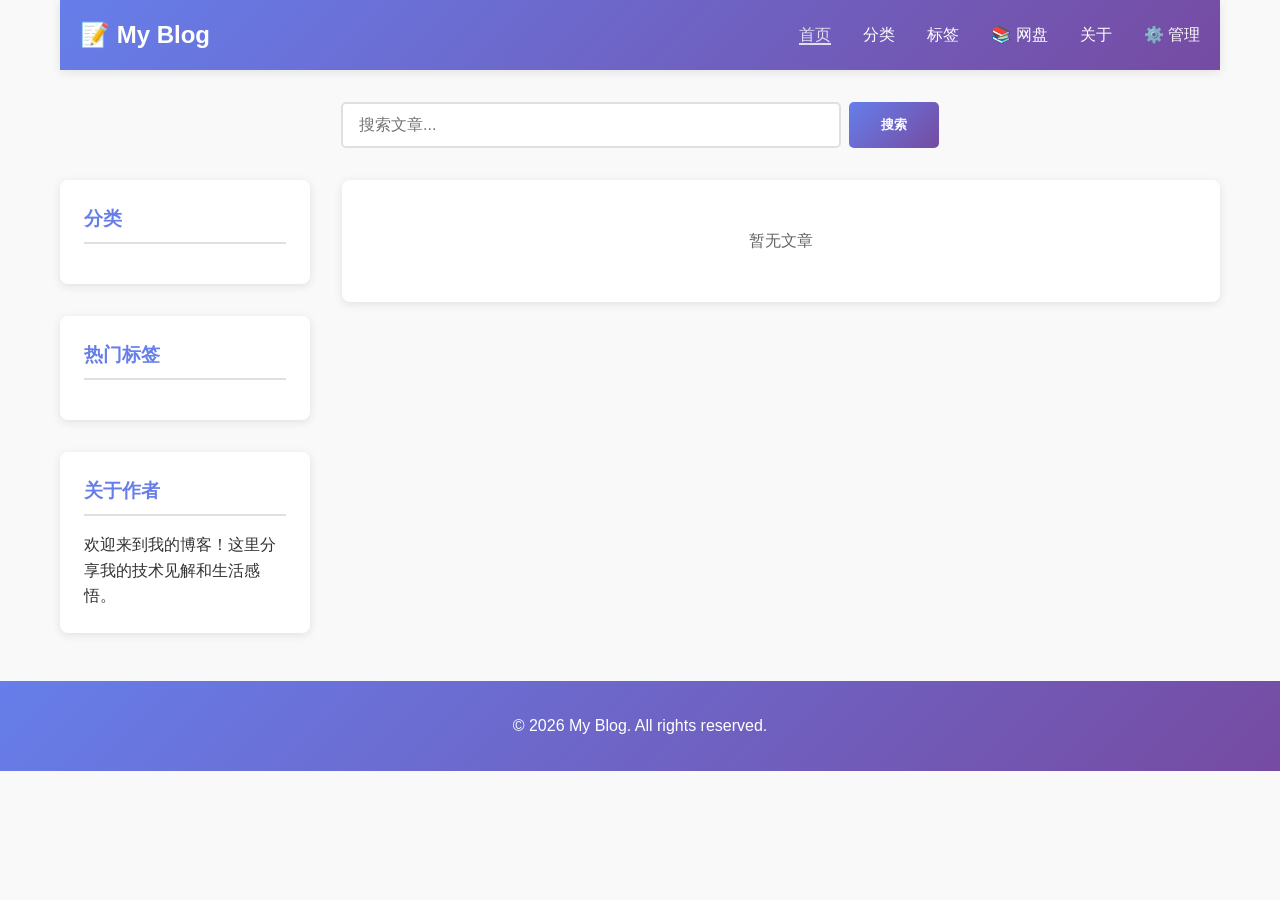
<file: index.html>
<!DOCTYPE html>
<html lang="zh-CN">
<head>
    <meta charset="UTF-8">
    <meta name="viewport" content="width=device-width, initial-scale=1.0">
    <title>我的博客 - Modern Blog</title>
    <link rel="stylesheet" href="styles/main.css">
    <link rel="stylesheet" href="styles/responsive.css">
</head>
<body>
    <div class="container">
        <!-- 导航栏 -->
        <nav class="navbar">
            <div class="nav-container">
                <div class="logo">
                    <a href="index.html">📝 My Blog</a>
                </div>
                <ul class="nav-menu">
                    <li><a href="index.html" class="active">首页</a></li>
                    <li><a href="#" id="categories-link">分类</a></li>
                    <li><a href="#" id="tags-link">标签</a></li>
                    <li><a href="storage.html">📚 网盘</a></li>
                    <li><a href="#" id="about-link">关于</a></li>
                    <li><a href="admin.html">⚙️ 管理</a></li>
                </ul>
            </div>
        </nav>

        <!-- 搜索栏 -->
        <div class="search-container">
            <input type="text" id="search-input" placeholder="搜索文章..." class="search-input">
            <button id="search-btn" class="search-btn">搜索</button>
        </div>

        <!-- 主内容区域 -->
        <main class="main-content">
            <!-- 侧边栏 -->
            <aside class="sidebar">
                <div class="widget">
                    <h3>分类</h3>
                    <ul id="categories-list" class="category-list"></ul>
                </div>
                <div class="widget">
                    <h3>热门标签</h3>
                    <div id="tags-cloud" class="tags-cloud"></div>
                </div>
                <div class="widget">
                    <h3>关于作者</h3>
                    <p>欢迎来到我的博客！这里分享我的技术见解和生活感悟。</p>
                </div>
            </aside>

            <!-- 文章列表 -->
            <section class="posts-container">
                <div id="posts-list" class="posts-list"></div>
                <div id="no-posts" class="no-posts" style="display:none;">
                    <p>暂无文章</p>
                </div>
            </section>
        </main>
    </div>

    <!-- 页脚 -->
    <footer class="footer">
        <p>&copy; 2026 My Blog. All rights reserved.</p>
    </footer>

    <!-- 模态框 - 分类详情 -->
    <div id="category-modal" class="modal">
        <div class="modal-content">
            <span class="close">&times;</span>
            <h2 id="category-title"></h2>
            <div id="category-posts"></div>
        </div>
    </div>

    <!-- 模态框 - 标签详情 -->
    <div id="tag-modal" class="modal">
        <div class="modal-content">
            <span class="close">&times;</span>
            <h2 id="tag-title"></h2>
            <div id="tag-posts"></div>
        </div>
    </div>

    <script src="js/supabase.js"></script>
    <script src="js/data.js"></script>
    <script src="js/main.js"></script>
</body>
</html>
</file>
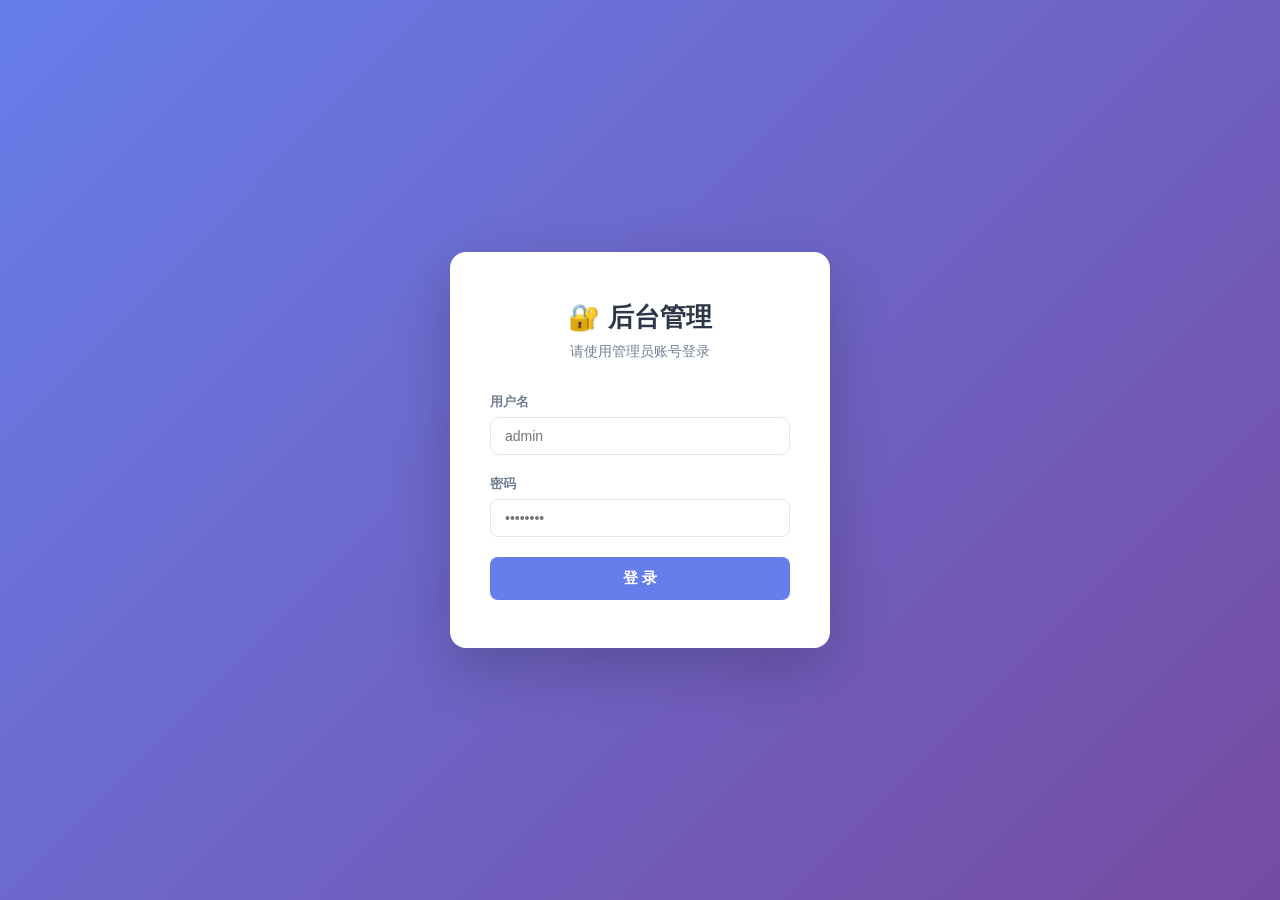
<file: admin.html>
<!DOCTYPE html>
<html lang="zh-CN">
<head>
  <meta charset="UTF-8">
  <meta name="viewport" content="width=device-width, initial-scale=1.0">
  <title>后台管理 - My Blog</title>
  <style>
    *, *::before, *::after { box-sizing: border-box; margin: 0; padding: 0; }
    :root {
      --primary: #667eea;
      --primary-dark: #5a67d8;
      --danger: #e53e3e;
      --success: #38a169;
      --bg: #f7fafc;
      --card: #ffffff;
      --border: #e2e8f0;
      --text: #2d3748;
      --text-light: #718096;
      --sidebar-width: 220px;
    }
    body { font-family: -apple-system, BlinkMacSystemFont, 'Segoe UI', sans-serif; background: var(--bg); color: var(--text); }

    /* ── 登录页 ── */
    #login-page {
      min-height: 100vh; display: flex; align-items: center; justify-content: center;
      background: linear-gradient(135deg, #667eea 0%, #764ba2 100%);
    }
    .login-card {
      background: white; border-radius: 16px; padding: 48px 40px; width: 380px;
      box-shadow: 0 20px 60px rgba(0,0,0,0.2);
    }
    .login-card h1 { text-align: center; margin-bottom: 8px; font-size: 1.6rem; }
    .login-card p { text-align: center; color: var(--text-light); margin-bottom: 32px; font-size: 14px; }
    .form-group { margin-bottom: 20px; }
    .form-group label { display: block; font-size: 13px; font-weight: 600; margin-bottom: 6px; color: var(--text-light); }
    .form-group input, .form-group select, .form-group textarea {
      width: 100%; padding: 10px 14px; border: 1px solid var(--border); border-radius: 8px;
      font-size: 14px; outline: none; transition: border-color .2s;
    }
    .form-group input:focus, .form-group select:focus, .form-group textarea:focus { border-color: var(--primary); }
    .btn { padding: 10px 20px; border: none; border-radius: 8px; font-size: 14px; font-weight: 600; cursor: pointer; transition: all .2s; }
    .btn-primary { background: var(--primary); color: white; width: 100%; padding: 12px; font-size: 15px; }
    .btn-primary:hover { background: var(--primary-dark); }
    .btn-sm { padding: 6px 14px; font-size: 13px; border-radius: 6px; }
    .btn-danger { background: var(--danger); color: white; }
    .btn-danger:hover { background: #c53030; }
    .btn-success { background: var(--success); color: white; }
    .btn-success:hover { background: #2f855a; }
    .btn-outline { background: white; color: var(--primary); border: 1px solid var(--primary); }
    .btn-outline:hover { background: var(--primary); color: white; }
    #login-error { color: var(--danger); font-size: 13px; text-align: center; margin-top: 12px; display: none; }

    /* ── 后台布局 ── */
    #admin-page { display: none; min-height: 100vh; flex-direction: row; }
    #admin-page.active { display: flex; }
    .sidebar {
      width: var(--sidebar-width); background: #2d3748; color: white; padding: 24px 0;
      position: fixed; top: 0; left: 0; bottom: 0; overflow-y: auto; z-index: 100;
    }
    .sidebar-logo { padding: 0 20px 24px; font-size: 1.1rem; font-weight: 700; border-bottom: 1px solid #4a5568; }
    .sidebar-logo span { color: #a0aec0; font-size: 12px; display: block; font-weight: 400; margin-top: 4px; }
    .sidebar-menu { padding: 16px 0; }
    .sidebar-item {
      display: flex; align-items: center; gap: 10px; padding: 12px 20px;
      cursor: pointer; transition: background .2s; font-size: 14px; color: #a0aec0;
      border: none; background: none; width: 100%; text-align: left;
    }
    .sidebar-item:hover { background: #4a5568; color: white; }
    .sidebar-item.active { background: var(--primary); color: white; }
    .sidebar-item .icon { font-size: 16px; width: 20px; }
    .sidebar-divider { border-top: 1px solid #4a5568; margin: 8px 0; }
    .sidebar-logout {
      position: absolute; bottom: 0; left: 0; right: 0; padding: 16px 20px;
      border-top: 1px solid #4a5568;
    }
    .sidebar-logout button { background: none; border: none; color: #a0aec0; font-size: 14px; cursor: pointer; display: flex; align-items: center; gap: 8px; }
    .sidebar-logout button:hover { color: white; }

    .admin-main { margin-left: var(--sidebar-width); flex: 1; padding: 32px; }
    .page-header { margin-bottom: 28px; }
    .page-header h2 { font-size: 1.5rem; }
    .page-header p { color: var(--text-light); font-size: 14px; margin-top: 4px; }

    /* ── 统计卡片 ── */
    .stats-grid { display: grid; grid-template-columns: repeat(auto-fit, minmax(160px, 1fr)); gap: 20px; margin-bottom: 32px; }
    .stat-card { background: var(--card); border-radius: 12px; padding: 24px; box-shadow: 0 1px 4px rgba(0,0,0,.08); }
    .stat-card .stat-num { font-size: 2rem; font-weight: 700; color: var(--primary); }
    .stat-card .stat-label { font-size: 13px; color: var(--text-light); margin-top: 4px; }

    /* ── 标签页面板 ── */
    .tab-panel { display: none; }
    .tab-panel.active { display: block; }

    /* ── 表格 ── */
    .table-card { background: var(--card); border-radius: 12px; box-shadow: 0 1px 4px rgba(0,0,0,.08); overflow: hidden; }
    .table-toolbar { padding: 16px 20px; display: flex; align-items: center; justify-content: space-between; border-bottom: 1px solid var(--border); }
    .table-toolbar h3 { font-size: 15px; }
    table { width: 100%; border-collapse: collapse; }
    th { background: var(--bg); padding: 12px 16px; text-align: left; font-size: 13px; color: var(--text-light); font-weight: 600; }
    td { padding: 12px 16px; font-size: 14px; border-top: 1px solid var(--border); vertical-align: middle; }
    tr:hover td { background: #f7fafc; }
    .td-actions { display: flex; gap: 8px; }
    .badge { display: inline-block; padding: 2px 10px; border-radius: 20px; font-size: 12px; font-weight: 600; }
    .badge-blue { background: #ebf4ff; color: #2b6cb0; }
    .badge-gray { background: #edf2f7; color: var(--text-light); }
    td .truncate { max-width: 200px; overflow: hidden; text-overflow: ellipsis; white-space: nowrap; }

    /* ── 模态框 ── */
    .modal-overlay {
      display: none; position: fixed; inset: 0; background: rgba(0,0,0,.5);
      z-index: 1000; align-items: center; justify-content: center;
    }
    .modal-overlay.open { display: flex; }
    .modal-box {
      background: white; border-radius: 16px; width: 680px; max-width: 96vw;
      max-height: 90vh; overflow-y: auto; padding: 32px;
    }
    .modal-header { display: flex; justify-content: space-between; align-items: center; margin-bottom: 24px; }
    .modal-header h3 { font-size: 1.1rem; }
    .modal-close { background: none; border: none; font-size: 20px; cursor: pointer; color: var(--text-light); }
    .modal-footer { display: flex; justify-content: flex-end; gap: 12px; margin-top: 24px; }
    .form-row { display: grid; grid-template-columns: 1fr 1fr; gap: 16px; }
    .form-group textarea { min-height: 80px; resize: vertical; }
    .form-group textarea.tall { min-height: 200px; font-family: monospace; font-size: 13px; }

    /* ── Toast ── */
    #toast {
      position: fixed; bottom: 32px; right: 32px; background: #2d3748; color: white;
      padding: 12px 20px; border-radius: 10px; font-size: 14px; z-index: 9999;
      transform: translateY(100px); opacity: 0; transition: all .3s;
    }
    #toast.show { transform: translateY(0); opacity: 1; }
    #toast.error { background: var(--danger); }

    /* ── 网盘 ── */
    .file-grid { display: grid; grid-template-columns: repeat(auto-fill, minmax(220px, 1fr)); gap: 16px; padding: 20px; }
    .file-card-admin {
      background: var(--bg); border-radius: 10px; padding: 16px; display: flex;
      flex-direction: column; gap: 8px; border: 1px solid var(--border);
    }
    .file-card-admin .file-top { display: flex; align-items: center; gap: 10px; }
    .file-card-admin .file-icon { font-size: 28px; }
    .file-card-admin .file-name { font-size: 13px; font-weight: 600; word-break: break-all; }
    .file-card-admin .file-meta { font-size: 12px; color: var(--text-light); }
    .file-card-admin .file-btns { display: flex; gap: 8px; margin-top: 4px; }

    /* ── 上传区 ── */
    .upload-zone {
      border: 2px dashed var(--border); border-radius: 12px; padding: 32px;
      text-align: center; cursor: pointer; transition: border-color .2s; margin-bottom: 20px;
    }
    .upload-zone:hover, .upload-zone.dragover { border-color: var(--primary); }
    .upload-zone p { color: var(--text-light); font-size: 14px; margin-top: 8px; }
    .upload-progress { margin: 8px 20px; }

    /* ── 评论样式 ── */
    .comment-row-content { font-size: 13px; color: var(--text-light); }
    .comment-row-info { font-size: 12px; color: #a0aec0; }

    /* 响应式 */
    @media (max-width: 768px) {
      .sidebar { width: 60px; }
      .sidebar-item span, .sidebar-logo span, .sidebar-logo div:last-child { display: none; }
      .admin-main { margin-left: 60px; padding: 16px; }
      .form-row { grid-template-columns: 1fr; }
    }
  </style>
</head>
<body>

<!-- ═══ 登录页 ═══ -->
<div id="login-page">
  <div class="login-card">
    <h1>🔐 后台管理</h1>
    <p>请使用管理员账号登录</p>
    <div class="form-group">
      <label>用户名</label>
      <input type="text" id="login-username" placeholder="admin" autocomplete="username">
    </div>
    <div class="form-group">
      <label>密码</label>
      <input type="password" id="login-password" placeholder="••••••••" autocomplete="current-password">
    </div>
    <button class="btn btn-primary" onclick="doLogin()">登 录</button>
    <div id="login-error">用户名或密码错误</div>
  </div>
</div>

<!-- ═══ 后台主页 ═══ -->
<div id="admin-page">
  <!-- 侧边栏 -->
  <aside class="sidebar">
    <div class="sidebar-logo">
      📝 My Blog
      <span>后台管理系统</span>
    </div>
    <nav class="sidebar-menu">
      <button class="sidebar-item active" onclick="switchTab('dashboard')">
        <span class="icon">📊</span><span>仪表盘</span>
      </button>
      <button class="sidebar-item" onclick="switchTab('posts')">
        <span class="icon">📄</span><span>文章管理</span>
      </button>
      <button class="sidebar-item" onclick="switchTab('comments')">
        <span class="icon">💬</span><span>评论管理</span>
      </button>
      <button class="sidebar-item" onclick="switchTab('storage')">
        <span class="icon">📁</span><span>网盘管理</span>
      </button>
      <div class="sidebar-divider"></div>
      <button class="sidebar-item" onclick="window.open('index.html','_blank')">
        <span class="icon">🌐</span><span>查看博客</span>
      </button>
    </nav>
    <div class="sidebar-logout">
      <button onclick="doLogout()">🚪 <span>退出登录</span></button>
    </div>
  </aside>

  <!-- 主内容 -->
  <main class="admin-main">

    <!-- 仪表盘 -->
    <div id="tab-dashboard" class="tab-panel active">
      <div class="page-header">
        <h2>仪表盘</h2>
        <p>欢迎回来，管理员</p>
      </div>
      <div class="stats-grid">
        <div class="stat-card">
          <div class="stat-num" id="stat-posts">—</div>
          <div class="stat-label">📄 文章总数</div>
        </div>
        <div class="stat-card">
          <div class="stat-num" id="stat-comments">—</div>
          <div class="stat-label">💬 评论总数</div>
        </div>
        <div class="stat-card">
          <div class="stat-num" id="stat-files">—</div>
          <div class="stat-label">📁 文件总数</div>
        </div>
        <div class="stat-card">
          <div class="stat-num" id="stat-storage">—</div>
          <div class="stat-label">💾 存储占用</div>
        </div>
      </div>
      <div class="table-card">
        <div class="table-toolbar"><h3>最新文章</h3></div>
        <table>
          <thead><tr><th>标题</th><th>分类</th><th>发布时间</th></tr></thead>
          <tbody id="dashboard-posts"></tbody>
        </table>
      </div>
    </div>

    <!-- 文章管理 -->
    <div id="tab-posts" class="tab-panel">
      <div class="page-header" style="display:flex;align-items:center;justify-content:space-between">
        <div>
          <h2>文章管理</h2>
          <p>新增、编辑或删除博客文章</p>
        </div>
        <button class="btn btn-primary btn-sm" onclick="openPostModal()">＋ 新建文章</button>
      </div>
      <div class="table-card">
        <table>
          <thead><tr><th>标题</th><th>分类</th><th>标签</th><th>发布时间</th><th>操作</th></tr></thead>
          <tbody id="posts-table"></tbody>
        </table>
      </div>
    </div>

    <!-- 评论管理 -->
    <div id="tab-comments" class="tab-panel">
      <div class="page-header">
        <h2>评论管理</h2>
        <p>查看或删除用户评论</p>
      </div>
      <div class="table-card">
        <table>
          <thead><tr><th>昵称</th><th>邮箱</th><th>评论内容</th><th>文章</th><th>时间</th><th>操作</th></tr></thead>
          <tbody id="comments-table"></tbody>
        </table>
      </div>
    </div>

    <!-- 网盘管理 -->
    <div id="tab-storage" class="tab-panel">
      <div class="page-header">
        <h2>网盘管理</h2>
        <p>上传或删除文件</p>
      </div>
      <div class="upload-zone" id="admin-upload-zone">
        <div style="font-size:40px">📤</div>
        <p>拖拽文件到此处，或 <strong style="color:var(--primary);cursor:pointer" onclick="document.getElementById('admin-file-input').click()">点击上传</strong></p>
        <input type="file" id="admin-file-input" multiple style="display:none">
      </div>
      <div id="admin-upload-progress"></div>
      <div id="admin-files-grid" class="file-grid"></div>
    </div>

  </main>
</div>

<!-- ═══ 文章编辑模态框 ═══ -->
<div class="modal-overlay" id="post-modal">
  <div class="modal-box">
    <div class="modal-header">
      <h3 id="post-modal-title">新建文章</h3>
      <button class="modal-close" onclick="closePostModal()">✕</button>
    </div>
    <div class="form-group">
      <label>标题 *</label>
      <input type="text" id="p-title" placeholder="文章标题">
    </div>
    <div class="form-row">
      <div class="form-group">
        <label>分类 *</label>
        <input type="text" id="p-category" placeholder="例：技术">
      </div>
      <div class="form-group">
        <label>标签（逗号分隔）</label>
        <input type="text" id="p-tags" placeholder="例：JavaScript, Web">
      </div>
    </div>
    <div class="form-group">
      <label>摘要</label>
      <textarea id="p-excerpt" placeholder="文章摘要（可选，自动截取正文前100字）"></textarea>
    </div>
    <div class="form-group">
      <label>正文内容（支持 HTML）</label>
      <textarea id="p-content" class="tall" placeholder="<h2>标题</h2><p>内容...</p>"></textarea>
    </div>
    <div class="form-group">
      <label>作者</label>
      <input type="text" id="p-author" placeholder="Ricky">
    </div>
    <div class="modal-footer">
      <button class="btn btn-outline" onclick="closePostModal()">取消</button>
      <button class="btn btn-primary" onclick="savePost()">保存文章</button>
    </div>
  </div>
</div>

<!-- Toast -->
<div id="toast"></div>

<script src="js/supabase.js"></script>
<script src="js/admin.js"></script>
</body>
</html>
</file>
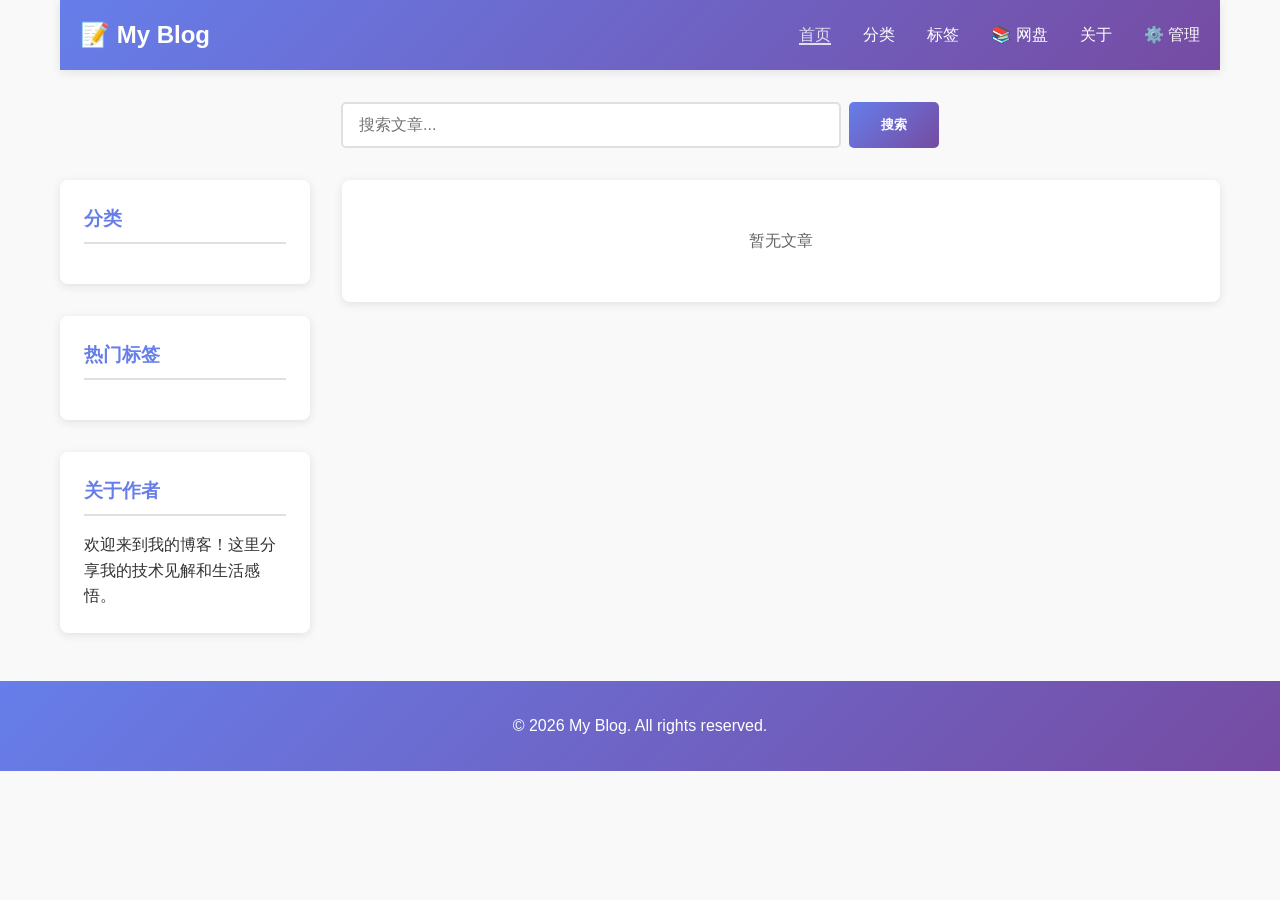
<file: post.html>
<!DOCTYPE html>
<html lang="zh-CN">
<head>
  <meta charset="UTF-8">
  <meta name="viewport" content="width=device-width, initial-scale=1.0">
  <title>文章详情</title>
  <link rel="stylesheet" href="styles/main.css">
  <link rel="stylesheet" href="styles/post.css">
  <link rel="stylesheet" href="styles/responsive.css">
  <link rel="stylesheet" href="styles/comments.css">
</head>
<body>
  <div class="container">
    <!-- 导航栏 -->
    <nav class="navbar">
      <div class="nav-container">
        <div class="logo"><a href="index.html">📝 My Blog</a></div>
        <ul class="nav-menu">
          <li><a href="index.html">首页</a></li>
          <li><a href="#" id="categories-link">分类</a></li>
          <li><a href="#" id="tags-link">标签</a></li>
          <li><a href="storage.html">📚 网盘</a></li>
          <li><a href="#" id="about-link">关于</a></li>
        </ul>
      </div>
    </nav>

    <!-- 文章内容 -->
    <article class="post-article">
      <div class="post-header">
        <h1 id="post-title"></h1>
        <div class="post-meta">
          <span id="post-date"></span>
          <span id="post-category"></span>
          <span id="post-author"></span>
        </div>
      </div>
      <div id="post-tags" class="post-tags"></div>
      <div id="post-content" class="post-content"></div>
    </article>

    <!-- 评论区 -->
    <section class="comments-section">
      <h2>评论 <span id="comments-count" class="comments-count-badge">0</span></h2>

      <!-- 评论表单 -->
      <div class="comment-form-card">
        <h3>发表评论</h3>
        <div id="reply-hint" class="reply-hint" style="display:none">
          ↩️ 回复中...
          <button onclick="cancelReply()" class="cancel-reply">✕ 取消回复</button>
        </div>
        <div class="comment-form-row">
          <input type="text" id="comment-nickname" placeholder="昵称 *" class="comment-input">
          <input type="email" id="comment-email" placeholder="邮箱（可选）" class="comment-input">
        </div>
        <textarea id="comment-content" placeholder="写下你的评论..." class="comment-textarea"></textarea>
        <div id="comment-form-msg" class="form-msg" style="display:none"></div>
        <button id="submit-comment-btn" class="comment-submit-btn" onclick="submitComment()">发表评论</button>
      </div>

      <!-- 评论列表 -->
      <div id="comments-list" class="comments-list"></div>
    </section>

    <!-- 相关文章 -->
    <section class="related-posts">
      <h2>相关文章</h2>
      <div id="related-posts-list" class="posts-grid"></div>
    </section>
  </div>

  <footer class="footer">
    <p>&copy; 2026 My Blog. All rights reserved.</p>
  </footer>

  <script src="js/supabase.js"></script>
  <script src="js/comments.js"></script>
  <script src="js/post.js"></script>
</body>
</html>
</file>
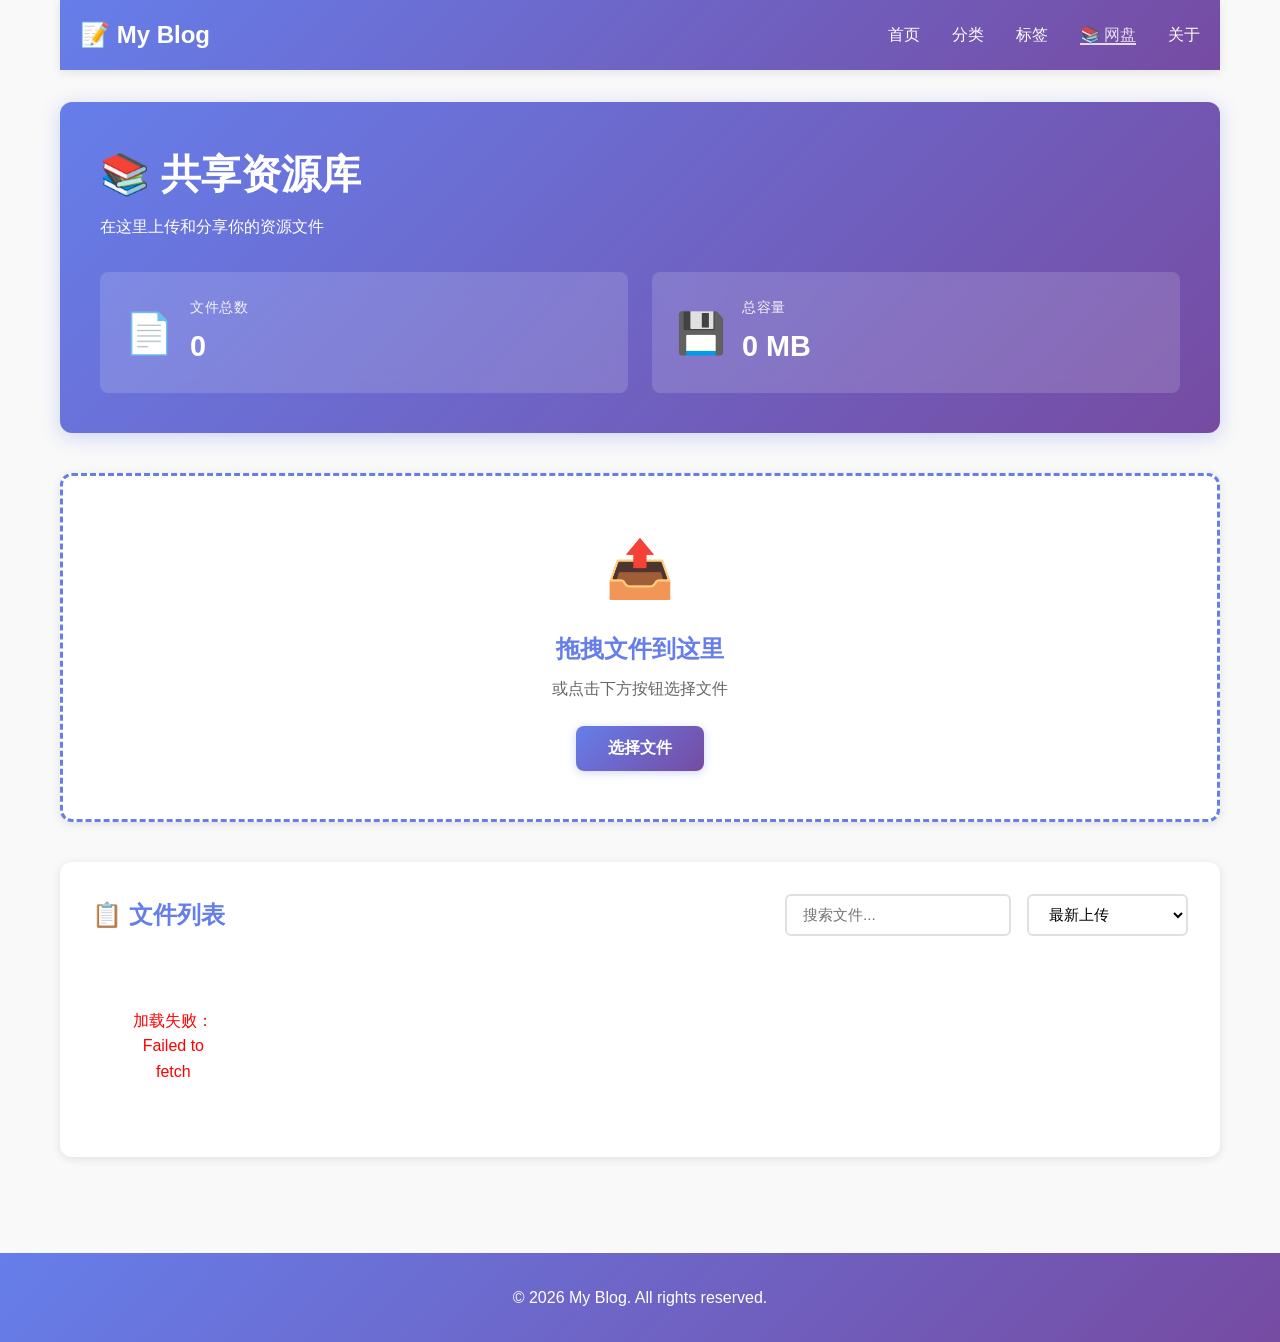
<file: storage.html>
<!DOCTYPE html>
<html lang="zh-CN">
<head>
    <meta charset="UTF-8">
    <meta name="viewport" content="width=device-width, initial-scale=1.0">
    <title>资源库 - My Blog</title>
    <link rel="stylesheet" href="styles/main.css">
    <link rel="stylesheet" href="styles/storage.css">
    <link rel="stylesheet" href="styles/responsive.css">
</head>
<body>
    <div class="container">
        <!-- 导航栏 -->
        <nav class="navbar">
            <div class="nav-container">
                <div class="logo">
                    <a href="index.html">📝 My Blog</a>
                </div>
                <ul class="nav-menu">
                    <li><a href="index.html">首页</a></li>
                    <li><a href="#" id="categories-link">分类</a></li>
                    <li><a href="#" id="tags-link">标签</a></li>
                    <li><a href="storage.html" class="active">📚 网盘</a></li>
                    <li><a href="#" id="about-link">关于</a></li>
                </ul>
            </div>
        </nav>

        <!-- 主内容 -->
        <main class="storage-main">
            <!-- 资源库头部 -->
            <section class="storage-header">
                <div class="header-content">
                    <h1>📚 共享资源库</h1>
                    <p>在这里上传和分享你的资源文件</p>
                </div>
                <div class="storage-stats">
                    <div class="stat-item">
                        <span class="stat-icon">📄</span>
                        <div class="stat-info">
                            <span class="stat-label">文件总数</span>
                            <span class="stat-value" id="file-count">0</span>
                        </div>
                    </div>
                    <div class="stat-item">
                        <span class="stat-icon">💾</span>
                        <div class="stat-info">
                            <span class="stat-label">总容量</span>
                            <span class="stat-value" id="storage-usage">0 MB</span>
                        </div>
                    </div>
                </div>
            </section>

            <!-- 上传区域 -->
            <section class="upload-section">
                <div class="upload-zone" id="upload-zone">
                    <div class="upload-icon">📤</div>
                    <h2>拖拽文件到这里</h2>
                    <p>或点击下方按钮选择文件</p>
                    <button class="btn-upload" id="select-files">选择文件</button>
                    <input type="file" id="file-input" multiple hidden>
                </div>
            </section>

            <!-- 文件列表区域 -->
            <section class="files-section">
                <div class="files-header">
                    <h2>📋 文件列表</h2>
                    <div class="filter-options">
                        <input type="text" id="file-search" placeholder="搜索文件..." class="file-search">
                        <select id="file-sort" class="file-sort">
                            <option value="date-desc">最新上传</option>
                            <option value="date-asc">最早上传</option>
                            <option value="size-desc">大小：从大到小</option>
                            <option value="size-asc">大小：从小到大</option>
                            <option value="name-asc">名称：A-Z</option>
                            <option value="name-desc">���称：Z-A</option>
                        </select>
                    </div>
                </div>
                <div id="files-container" class="files-container">
                    <!-- 文件卡片动态生成 -->
                </div>
                <div id="no-files" class="no-files" style="display:none;">
                    <p>暂无文件，开始上传吧！</p>
                </div>
            </section>
        </main>
    </div>

    <!-- 页脚 -->
    <footer class="footer"><p>&copy; 2026 My Blog. All rights reserved.</p></footer>

    <script src="js/storage.js"></script>
</body>
</html>
</file>
<file: styles/main.css>
:root {
    --primary-color: #667eea;
    --secondary-color: #764ba2;
    --text-color: #333;
    --text-light: #666;
    --bg-color: #f9f9f9;
    --white: #ffffff;
    --border-color: #e0e0e0;
    --shadow: 0 2px 10px rgba(0, 0, 0, 0.1);
    --transition: all 0.3s ease;
}

* {
    margin: 0;
    padding: 0;
    box-sizing: border-box;
}

body {
    font-family: -apple-system, BlinkMacSystemFont, 'Segoe UI', Roboto, 'Helvetica Neue', Arial, sans-serif;
    color: var(--text-color);
    background-color: var(--bg-color);
    line-height: 1.6;
}

.container {
    max-width: 1200px;
    margin: 0 auto;
    padding: 0 20px;
}

/* 导航栏 */
.navbar {
    background: linear-gradient(135deg, var(--primary-color), var(--secondary-color));
    color: white;
    padding: 1rem 0;
    box-shadow: var(--shadow);
    position: sticky;
    top: 0;
    z-index: 100;
}

.nav-container {
    max-width: 1200px;
    margin: 0 auto;
    padding: 0 20px;
    display: flex;
    justify-content: space-between;
    align-items: center;
}

.logo a {
    font-size: 1.5rem;
    font-weight: bold;
    color: white;
    text-decoration: none;
    transition: var(--transition);
}

.logo a:hover {
    opacity: 0.8;
}

.nav-menu {
    display: flex;
    list-style: none;
    gap: 2rem;
}

.nav-menu a {
    color: white;
    text-decoration: none;
    transition: var(--transition);
    font-weight: 500;
}

.nav-menu a:hover,
.nav-menu a.active {
    opacity: 0.8;
    border-bottom: 2px solid white;
}

/* 搜索栏 */
.search-container {
    display: flex;
    gap: 0.5rem;
    margin: 2rem 0;
    justify-content: center;
}

.search-input {
    padding: 0.75rem 1rem;
    border: 2px solid var(--border-color);
    border-radius: 5px;
    width: 100%;
    max-width: 500px;
    font-size: 1rem;
    transition: var(--transition);
}

.search-input:focus {
    outline: none;
    border-color: var(--primary-color);
    box-shadow: 0 0 0 3px rgba(102, 126, 234, 0.1);
}

.search-btn {
    padding: 0.75rem 2rem;
    background: linear-gradient(135deg, var(--primary-color), var(--secondary-color));
    color: white;
    border: none;
    border-radius: 5px;
    cursor: pointer;
    font-weight: bold;
    transition: var(--transition);
}

.search-btn:hover {
    transform: translateY(-2px);
    box-shadow: var(--shadow);
}

/* 主内容区域 */
.main-content {
    display: grid;
    grid-template-columns: 250px 1fr;
    gap: 2rem;
    margin: 2rem 0;
}

/* 侧边栏 */
.sidebar {
    display: flex;
    flex-direction: column;
    gap: 2rem;
}

.widget {
    background: var(--white);
    padding: 1.5rem;
    border-radius: 8px;
    box-shadow: var(--shadow);
}

.widget h3 {
    margin-bottom: 1rem;
    color: var(--primary-color);
    border-bottom: 2px solid var(--border-color);
    padding-bottom: 0.5rem;
}

.category-list {
    list-style: none;
}

.category-list li {
    padding: 0.5rem 0;
    border-bottom: 1px solid var(--border-color);
}

.category-list li:last-child {
    border-bottom: none;
}

.category-list a {
    color: var(--text-light);
    text-decoration: none;
    transition: var(--transition);
    display: flex;
    justify-content: space-between;
}

.category-list a:hover {
    color: var(--primary-color);
    padding-left: 0.5rem;
}

.category-count {
    background: var(--primary-color);
    color: white;
    padding: 0.25rem 0.5rem;
    border-radius: 3px;
    font-size: 0.85rem;
}

/* 标签云 */
.tags-cloud {
    display: flex;
    flex-wrap: wrap;
    gap: 0.5rem;
}

.tag {
    display: inline-block;
    padding: 0.5rem 1rem;
    background: linear-gradient(135deg, rgba(102, 126, 234, 0.1), rgba(118, 75, 162, 0.1));
    color: var(--primary-color);
    border-radius: 20px;
    cursor: pointer;
    transition: var(--transition);
    font-size: 0.9rem;
}

.tag:hover {
    background: linear-gradient(135deg, var(--primary-color), var(--secondary-color));
    color: white;
    transform: scale(1.05);
}

/* 文章列表 */
.posts-container {
    flex: 1;
}

.posts-list {
    display: flex;
    flex-direction: column;
    gap: 1.5rem;
}

.post-card {
    background: var(--white);
    border-radius: 8px;
    padding: 1.5rem;
    box-shadow: var(--shadow);
    transition: var(--transition);
    cursor: pointer;
    border-left: 4px solid var(--primary-color);
}

.post-card:hover {
    transform: translateY(-5px);
    box-shadow: 0 5px 20px rgba(0, 0, 0, 0.15);
    border-left-color: var(--secondary-color);
}

.post-card h2 {
    margin-bottom: 0.5rem;
    color: var(--primary-color);
    transition: var(--transition);
}

.post-card:hover h2 {
    color: var(--secondary-color);
}

.post-meta {
    display: flex;
    gap: 1rem;
    font-size: 0.9rem;
    color: var(--text-light);
    margin-bottom: 1rem;
}

.post-excerpt {
    color: var(--text-light);
    margin-bottom: 1rem;
    line-height: 1.8;
}

.post-footer {
    display: flex;
    justify-content: space-between;
    align-items: center;
    margin-top: 1rem;
    padding-top: 1rem;
    border-top: 1px solid var(--border-color);
}

.post-tags {
    display: flex;
    gap: 0.5rem;
    flex-wrap: wrap;
}

.post-tag {
    font-size: 0.8rem;
    padding: 0.25rem 0.75rem;
    background: var(--bg-color);
    color: var(--primary-color);
    border-radius: 15px;
    cursor: pointer;
    transition: var(--transition);
}

.post-tag:hover {
    background: var(--primary-color);
    color: white;
}

.read-more {
    color: var(--primary-color);
    text-decoration: none;
    font-weight: bold;
    transition: var(--transition);
}

.read-more:hover {
    color: var(--secondary-color);
}

/* 无文章提示 */
.no-posts {
    text-align: center;
    padding: 3rem;
    background: var(--white);
    border-radius: 8px;
    box-shadow: var(--shadow);
    color: var(--text-light);
}

/* 页脚 */
.footer {
    background: linear-gradient(135deg, var(--primary-color), var(--secondary-color));
    color: white;
    text-align: center;
    padding: 2rem;
    margin-top: 3rem;
}

/* 模态框 */
.modal {
    display: none;
    position: fixed;
    z-index: 1000;
    left: 0;
    top: 0;
    width: 100%;
    height: 100%;
    background-color: rgba(0, 0, 0, 0.5);
    animation: fadeIn 0.3s;
}

@keyframes fadeIn {
    from { opacity: 0; }
    to { opacity: 1; }
}

.modal-content {
    background-color: var(--white);
    margin: 5% auto;
    padding: 2rem;
    border-radius: 8px;
    max-width: 600px;
    max-height: 80vh;
    overflow-y: auto;
    animation: slideIn 0.3s;
}

@keyframes slideIn {
    from { transform: translateY(-50px); opacity: 0; }
    to { transform: translateY(0); opacity: 1; }
}

.close {
    color: var(--text-light);
    float: right;
    font-size: 1.5rem;
    font-weight: bold;
    cursor: pointer;
    transition: var(--transition);
}

.close:hover {
    color: var(--primary-color);
}

.modal-content h2 {
    color: var(--primary-color);
    margin-bottom: 1.5rem;
}

/* 网格布局 */
.posts-grid {
    display: grid;
    grid-template-columns: repeat(auto-fill, minmax(250px, 1fr));
    gap: 1.5rem;
}

.posts-grid .post-card {
    padding: 1rem;
}

.posts-grid .post-card h2 {
    font-size: 1rem;
}
</file>
<file: styles/responsive.css>
/* 平板设备 */
@media (max-width: 768px) {
    .main-content {
        grid-template-columns: 1fr;
    }

    .sidebar {
        order: 2;
    }

    .posts-container {
        order: 1;
    }

    .nav-menu {
        gap: 1rem;
    }

    .post-header h1 {
        font-size: 1.75rem;
    }

    .search-container {
        flex-direction: column;
    }

    .search-input {
        max-width: 100%;
    }

    .posts-grid {
        grid-template-columns: repeat(auto-fill, minmax(200px, 1fr));
    }
}

/* 手机设备 */
@media (max-width: 480px) {
    .container {
        padding: 0 15px;
    }

    .nav-container {
        padding: 0 15px;
    }

    .logo a {
        font-size: 1.2rem;
    }

    .nav-menu {
        gap: 0.5rem;
        font-size: 0.9rem;
    }

    .nav-menu a {
        padding: 0.5rem;
    }

    .post-card {
        padding: 1rem;
    }

    .post-meta {
        flex-wrap: wrap;
        gap: 0.5rem;
        font-size: 0.85rem;
    }

    .post-footer {
        flex-direction: column;
        gap: 1rem;
    }

    .widget {
        padding: 1rem;
    }

    .post-article {
        padding: 1rem;
    }

    .post-header h1 {
        font-size: 1.5rem;
    }

    .post-content {
        font-size: 1rem;
    }

    .posts-grid {
        grid-template-columns: 1fr;
    }

    .modal-content {
        margin: 20% auto;
        width: 90%;
    }

    .comment-form {
        gap: 0.75rem;
    }
}
</file>
<file: styles/post.css>
.post-article {
    background: var(--white);
    padding: 2rem;
    border-radius: 8px;
    box-shadow: var(--shadow);
    margin: 2rem 0;
    max-width: 800px;
    margin-left: auto;
    margin-right: auto;
}

.post-header {
    border-bottom: 2px solid var(--border-color);
    padding-bottom: 2rem;
    margin-bottom: 2rem;
}

.post-header h1 {
    font-size: 2.5rem;
    margin-bottom: 1rem;
    color: var(--primary-color);
    line-height: 1.2;
}

.post-meta {
    display: flex;
    gap: 2rem;
    color: var(--text-light);
    font-size: 0.95rem;
}

.post-tags {
    display: flex;
    gap: 0.5rem;
    flex-wrap: wrap;
    margin: 1rem 0 2rem 0;
}

.post-tag {
    display: inline-block;
    padding: 0.5rem 1rem;
    background: linear-gradient(135deg, rgba(102, 126, 234, 0.1), rgba(118, 75, 162, 0.1));
    color: var(--primary-color);
    border-radius: 20px;
    cursor: pointer;
    transition: var(--transition);
    font-size: 0.9rem;
}

.post-tag:hover {
    background: linear-gradient(135deg, var(--primary-color), var(--secondary-color));
    color: white;
}

.post-content {
    font-size: 1.1rem;
    line-height: 1.9;
    color: var(--text-color);
    word-wrap: break-word;
    overflow-wrap: break-word;
}

.post-content h2,
.post-content h3 {
    margin-top: 2rem;
    margin-bottom: 1rem;
    color: var(--primary-color);
}

.post-content p {
    margin-bottom: 1.5rem;
}

.post-content img {
    max-width: 100%;
    height: auto;
    border-radius: 8px;
    margin: 1.5rem 0;
}

.post-content code {
    background: var(--bg-color);
    padding: 0.2rem 0.5rem;
    border-radius: 3px;
    font-family: 'Monaco', 'Courier New', monospace;
    color: var(--secondary-color);
}

.post-content pre {
    background: #f5f5f5;
    padding: 1rem;
    border-radius: 8px;
    overflow-x: auto;
    margin: 1.5rem 0;
    border-left: 4px solid var(--primary-color);
}

.post-content pre code {
    background: none;
    padding: 0;
    color: inherit;
}

.post-content ul,
.post-content ol {
    margin-left: 2rem;
    margin-bottom: 1.5rem;
}

.post-content li {
    margin-bottom: 0.5rem;
}

.post-content blockquote {
    border-left: 4px solid var(--primary-color);
    padding-left: 1rem;
    margin: 1.5rem 0;
    color: var(--text-light);
    font-style: italic;
}

/* 评论区 */
.comments-section {
    background: var(--white);
    padding: 2rem;
    border-radius: 8px;
    box-shadow: var(--shadow);
    margin: 2rem auto;
    max-width: 800px;
}

.comments-section h2 {
    color: var(--primary-color);
    margin-bottom: 1.5rem;
    border-bottom: 2px solid var(--border-color);
    padding-bottom: 0.5rem;
}

.comment-form {
    display: flex;
    flex-direction: column;
    gap: 1rem;
    margin-bottom: 2rem;
    padding-bottom: 2rem;
    border-bottom: 1px solid var(--border-color);
}

.comment-input,
.comment-textarea {
    padding: 0.75rem;
    border: 2px solid var(--border-color);
    border-radius: 5px;
    font-family: inherit;
    font-size: 1rem;
    transition: var(--transition);
}

.comment-input:focus,
.comment-textarea:focus {
    outline: none;
    border-color: var(--primary-color);
    box-shadow: 0 0 0 3px rgba(102, 126, 234, 0.1);
}

.comment-textarea {
    resize: vertical;
    min-height: 100px;
}

.comment-btn {
    padding: 0.75rem 1.5rem;
    background: linear-gradient(135deg, var(--primary-color), var(--secondary-color));
    color: white;
    border: none;
    border-radius: 5px;
    cursor: pointer;
    font-weight: bold;
    transition: var(--transition);
    align-self: flex-start;
}

.comment-btn:hover {
    transform: translateY(-2px);
    box-shadow: var(--shadow);
}

.comments-list {
    display: flex;
    flex-direction: column;
    gap: 1.5rem;
}

.comment-item {
    padding: 1rem;
    background: var(--bg-color);
    border-radius: 5px;
    border-left: 3px solid var(--primary-color);
}

.comment-author {
    font-weight: bold;
    color: var(--primary-color);
    margin-bottom: 0.5rem;
}

.comment-date {
    font-size: 0.85rem;
    color: var(--text-light);
    margin-bottom: 0.5rem;
}

.comment-text {
    color: var(--text-color);
    line-height: 1.6;
}

/* 相关文章 */
.related-posts {
    background: var(--white);
    padding: 2rem;
    border-radius: 8px;
    box-shadow: var(--shadow);
    margin: 2rem auto;
    max-width: 800px;
}

.related-posts h2 {
    color: var(--primary-color);
    margin-bottom: 1.5rem;
    border-bottom: 2px solid var(--border-color);
    padding-bottom: 0.5rem;
}

.related-posts .post-card {
    cursor: pointer;
    margin-bottom: 1rem;
}

.related-posts .post-card:last-child {
    margin-bottom: 0;
}
</file>
<file: styles/comments.css>
/* ── 评论区整体 ── */
.comments-section {
  max-width: 800px;
  margin: 40px auto;
  padding: 0 20px;
}

.comments-section h2 {
  font-size: 1.4rem;
  margin-bottom: 24px;
  display: flex;
  align-items: center;
  gap: 10px;
}

.comments-count-badge {
  display: inline-flex;
  align-items: center;
  justify-content: center;
  background: #667eea;
  color: white;
  border-radius: 20px;
  font-size: 13px;
  font-weight: 600;
  padding: 2px 10px;
  min-width: 28px;
}

/* ── 评论表单 ── */
.comment-form-card {
  background: #ffffff;
  border-radius: 14px;
  padding: 28px;
  margin-bottom: 32px;
  box-shadow: 0 2px 12px rgba(0,0,0,0.07);
  border: 1px solid #e2e8f0;
}

.comment-form-card h3 {
  font-size: 1rem;
  margin-bottom: 16px;
  color: #2d3748;
}

.reply-hint {
  background: #ebf4ff;
  color: #2b6cb0;
  border-radius: 8px;
  padding: 8px 14px;
  font-size: 13px;
  margin-bottom: 14px;
  display: flex;
  align-items: center;
  justify-content: space-between;
}

.cancel-reply {
  background: none;
  border: none;
  color: #4a5568;
  cursor: pointer;
  font-size: 13px;
  padding: 0;
}

.comment-form-row {
  display: grid;
  grid-template-columns: 1fr 1fr;
  gap: 12px;
  margin-bottom: 12px;
}

.comment-input {
  width: 100%;
  padding: 10px 14px;
  border: 1px solid #e2e8f0;
  border-radius: 8px;
  font-size: 14px;
  outline: none;
  transition: border-color .2s;
  font-family: inherit;
}

.comment-input:focus {
  border-color: #667eea;
  box-shadow: 0 0 0 3px rgba(102,126,234,0.1);
}

.comment-textarea {
  width: 100%;
  padding: 10px 14px;
  border: 1px solid #e2e8f0;
  border-radius: 8px;
  font-size: 14px;
  outline: none;
  resize: vertical;
  min-height: 100px;
  font-family: inherit;
  transition: border-color .2s;
  margin-bottom: 12px;
}

.comment-textarea:focus {
  border-color: #667eea;
  box-shadow: 0 0 0 3px rgba(102,126,234,0.1);
}

.comment-submit-btn {
  background: #667eea;
  color: white;
  border: none;
  border-radius: 8px;
  padding: 10px 24px;
  font-size: 14px;
  font-weight: 600;
  cursor: pointer;
  transition: background .2s;
}

.comment-submit-btn:hover { background: #5a67d8; }
.comment-submit-btn:disabled { background: #a0aec0; cursor: not-allowed; }

.form-msg {
  font-size: 13px;
  padding: 8px 14px;
  border-radius: 8px;
  margin-bottom: 12px;
}
.form-msg.error { background: #fff5f5; color: #c53030; }
.form-msg.success { background: #f0fff4; color: #276749; }

/* ── 评论列表 ── */
.comments-list {
  display: flex;
  flex-direction: column;
  gap: 0;
}

.comment-item {
  display: flex;
  gap: 14px;
  padding: 20px 0;
  border-bottom: 1px solid #f0f4f8;
}

.comment-item:last-child { border-bottom: none; }

.comment-reply {
  margin-left: 54px;
  padding: 16px 0 16px 20px;
  border-left: 2px solid #e2e8f0;
  border-bottom: none;
}

.comment-body { flex: 1; min-width: 0; }

.comment-header {
  display: flex;
  align-items: center;
  gap: 10px;
  margin-bottom: 6px;
  flex-wrap: wrap;
}

.comment-name {
  font-weight: 700;
  font-size: 14px;
  color: #2d3748;
}

.comment-email {
  font-size: 12px;
  color: #a0aec0;
}

.comment-date {
  font-size: 12px;
  color: #a0aec0;
  margin-left: auto;
}

.comment-content {
  font-size: 14px;
  color: #4a5568;
  line-height: 1.7;
  word-break: break-word;
}

.comment-actions {
  margin-top: 8px;
}

.comment-reply-btn {
  background: none;
  border: none;
  font-size: 13px;
  color: #a0aec0;
  cursor: pointer;
  padding: 0;
  transition: color .2s;
}

.comment-reply-btn:hover { color: #667eea; }

/* 响应式 */
@media (max-width: 600px) {
  .comment-form-row { grid-template-columns: 1fr; }
  .comment-reply { margin-left: 20px; }
  .comment-date { margin-left: 0; width: 100%; }
}
</file>
<file: styles/storage.css>
/* 资源库页面样式 */

/* 存储页面主容器 */
.storage-main {
    margin: 2rem 0;
    padding-bottom: 3rem;
}

/* 资源库头部 */
.storage-header {
    background: linear-gradient(135deg, var(--primary-color), var(--secondary-color));
    color: white;
    border-radius: 12px;
    padding: 2.5rem;
    margin-bottom: 2.5rem;
    box-shadow: 0 4px 20px rgba(102, 126, 234, 0.3);
}

.header-content {
    margin-bottom: 2rem;
}

.storage-header h1 {
    font-size: 2.5rem;
    margin-bottom: 0.5rem;
    font-weight: bold;
}

.storage-header > p {
    font-size: 1.1rem;
    opacity: 0.95;
}

/* 统计信息 */
.storage-stats {
    display: grid;
    grid-template-columns: repeat(auto-fit, minmax(200px, 1fr));
    gap: 1.5rem;
}

.stat-item {
    background: rgba(255, 255, 255, 0.15);
    padding: 1.5rem;
    border-radius: 8px;
    backdrop-filter: blur(10px);
    display: flex;
    align-items: center;
    gap: 1rem;
    transition: var(--transition);
}

.stat-item:hover {
    background: rgba(255, 255, 255, 0.25);
    transform: translateY(-3px);
}

.stat-icon {
    font-size: 2.5rem;
    display: inline-block;
}

.stat-info {
    display: flex;
    flex-direction: column;
}

.stat-label {
    font-size: 0.9rem;
    opacity: 0.9;
    text-transform: uppercase;
    letter-spacing: 0.5px;
}

.stat-value {
    font-size: 1.8rem;
    font-weight: bold;
    margin-top: 0.25rem;
}

/* 上传区域 */
.upload-section {
    margin-bottom: 2.5rem;
}

.upload-zone {
    background: var(--white);
    border: 3px dashed var(--primary-color);
    border-radius: 12px;
    padding: 3rem 2rem;
    text-align: center;
    cursor: pointer;
    transition: var(--transition);
    box-shadow: var(--shadow);
}

.upload-zone:hover,
.upload-zone.dragover {
    border-color: var(--secondary-color);
    background: linear-gradient(135deg, rgba(102, 126, 234, 0.05), rgba(118, 75, 162, 0.05));
    transform: scale(1.01);
}

.upload-icon {
    font-size: 3.5rem;
    margin-bottom: 1rem;
    display: block;
}

.upload-zone h2 {
    color: var(--primary-color);
    margin-bottom: 0.5rem;
    font-size: 1.5rem;
}

.upload-zone p {
    color: var(--text-light);
    margin-bottom: 1.5rem;
    font-size: 1rem;
}

.btn-upload {
    background: linear-gradient(135deg, var(--primary-color), var(--secondary-color));
    color: white;
    border: none;
    padding: 0.75rem 2rem;
    border-radius: 8px;
    font-size: 1rem;
    font-weight: bold;
    cursor: pointer;
    transition: var(--transition);
    box-shadow: 0 2px 10px rgba(102, 126, 234, 0.3);
}

.btn-upload:hover {
    transform: translateY(-2px);
    box-shadow: 0 4px 20px rgba(102, 126, 234, 0.4);
}

.btn-upload:active {
    transform: translateY(0);
}

/* 文件列表区域 */
.files-section {
    background: var(--white);
    border-radius: 12px;
    padding: 2rem;
    box-shadow: var(--shadow);
}

.files-header {
    display: flex;
    justify-content: space-between;
    align-items: center;
    margin-bottom: 2rem;
    flex-wrap: wrap;
    gap: 1rem;
}

.files-header h2 {
    color: var(--primary-color);
    font-size: 1.5rem;
    margin: 0;
}

.filter-options {
    display: flex;
    gap: 1rem;
    flex-wrap: wrap;
}

.file-search {
    padding: 0.6rem 1rem;
    border: 2px solid var(--border-color);
    border-radius: 6px;
    font-size: 0.95rem;
    min-width: 200px;
    transition: var(--transition);
}

.file-search:focus {
    outline: none;
    border-color: var(--primary-color);
    box-shadow: 0 0 0 3px rgba(102, 126, 234, 0.1);
}

.file-sort {
    padding: 0.6rem 1rem;
    border: 2px solid var(--border-color);
    border-radius: 6px;
    font-size: 0.95rem;
    background: var(--white);
    cursor: pointer;
    transition: var(--transition);
}

.file-sort:hover,
.file-sort:focus {
    border-color: var(--primary-color);
    outline: none;
}

/* 文件容器 */
.files-container {
    display: grid;
    grid-template-columns: repeat(auto-fill, minmax(150px, 1fr));
    gap: 1.5rem;
}

/* 文件卡片 */
.file-card {
    background: linear-gradient(135deg, #f5f7fa, #f0f2f5);
    border: 2px solid var(--border-color);
    border-radius: 10px;
    padding: 1.5rem 1rem;
    text-align: center;
    cursor: pointer;
    transition: var(--transition);
    position: relative;
    overflow: hidden;
    display: flex;
    flex-direction: column;
    align-items: center;
    justify-content: center;
    min-height: 180px;
}

.file-card::before {
    content: '';
    position: absolute;
    top: 0;
    left: 0;
    right: 0;
    height: 4px;
    background: linear-gradient(90deg, var(--primary-color), var(--secondary-color));
    transform: scaleX(0);
    transform-origin: left;
    transition: transform 0.3s ease;
}

.file-card:hover::before {
    transform: scaleX(1);
}

.file-card:hover {
    border-color: var(--primary-color);
    box-shadow: 0 8px 25px rgba(102, 126, 234, 0.2);
    transform: translateY(-8px);
}

.file-icon {
    font-size: 2.5rem;
    margin-bottom: 0.75rem;
    display: block;
}

.file-name {
    font-weight: 600;
    color: var(--text-color);
    margin-bottom: 0.5rem;
    word-break: break-all;
    font-size: 0.9rem;
    line-height: 1.4;
}

.file-info {
    display: flex;
    flex-direction: column;
    gap: 0.4rem;
    width: 100%;
    font-size: 0.8rem;
    color: var(--text-light);
}

.file-size {
    padding: 0.3rem 0.5rem;
    background: rgba(102, 126, 234, 0.1);
    border-radius: 4px;
    color: var(--primary-color);
    font-weight: 500;
}

.file-date {
    opacity: 0.8;
}

.file-actions {
    display: flex;
    gap: 0.5rem;
    margin-top: 0.75rem;
    width: 100%;
    justify-content: center;
}

.file-btn {
    flex: 1;
    padding: 0.5rem;
    border: none;
    border-radius: 4px;
    cursor: pointer;
    font-size: 0.8rem;
    font-weight: 600;
    transition: var(--transition);
    text-decoration: none;
    display: inline-block;
}

.btn-download {
    background: linear-gradient(135deg, var(--primary-color), var(--secondary-color));
    color: white;
}

.btn-download:hover {
    transform: translateY(-2px);
    box-shadow: 0 4px 12px rgba(102, 126, 234, 0.3);
}

.btn-delete {
    background: linear-gradient(135deg, #ff6b6b, #ee5a6f);
    color: white;
}

.btn-delete:hover {
    transform: translateY(-2px);
    box-shadow: 0 4px 12px rgba(255, 107, 107, 0.3);
}

/* 暂无文件提示 */
.no-files {
    text-align: center;
    padding: 3rem;
    color: var(--text-light);
}

.no-files p {
    font-size: 1.1rem;
    margin: 0;
}

/* 响应式设计 */
@media (max-width: 768px) {
    .storage-header {
        padding: 2rem;
    }

    .storage-header h1 {
        font-size: 2rem;
    }

    .storage-stats {
        grid-template-columns: 1fr;
    }

    .files-header {
        flex-direction: column;
        align-items: flex-start;
    }

    .filter-options {
        width: 100%;
        flex-direction: column;
    }

    .file-search,
    .file-sort {
        width: 100%;
    }

    .files-container {
        grid-template-columns: repeat(auto-fill, minmax(120px, 1fr));
        gap: 1rem;
    }

    .file-card {
        min-height: 150px;
        padding: 1rem;
    }

    .file-icon {
        font-size: 2rem;
        margin-bottom: 0.5rem;
    }

    .file-name {
        font-size: 0.8rem;
    }
}

@media (max-width: 480px) {
    .files-container {
        grid-template-columns: repeat(auto-fill, minmax(100px, 1fr));
    }

    .file-card {
        padding: 0.75rem;
        min-height: 130px;
    }

    .file-icon {
        font-size: 1.5rem;
    }

    .file-name {
        font-size: 0.75rem;
    }

    .file-info {
        font-size: 0.7rem;
    }

    .file-actions {
        flex-direction: column;
        gap: 0.3rem;
    }

    .file-btn {
        padding: 0.4rem;
        font-size: 0.7rem;
    }
}

/* 上传进度 */
.upload-progress {
    margin-top: 1rem;
    padding: 1rem;
    background: rgba(102, 126, 234, 0.1);
    border-radius: 6px;
    display: none;
}

.upload-progress.show {
    display: block;
}

.progress-bar {
    width: 100%;
    height: 6px;
    background: var(--border-color);
    border-radius: 3px;
    overflow: hidden;
    margin-bottom: 0.5rem;
}

.progress-fill {
    height: 100%;
    background: linear-gradient(90deg, var(--primary-color), var(--secondary-color));
    transition: width 0.3s ease;
}

.progress-text {
    font-size: 0.9rem;
    color: var(--text-light);
}
</file>
